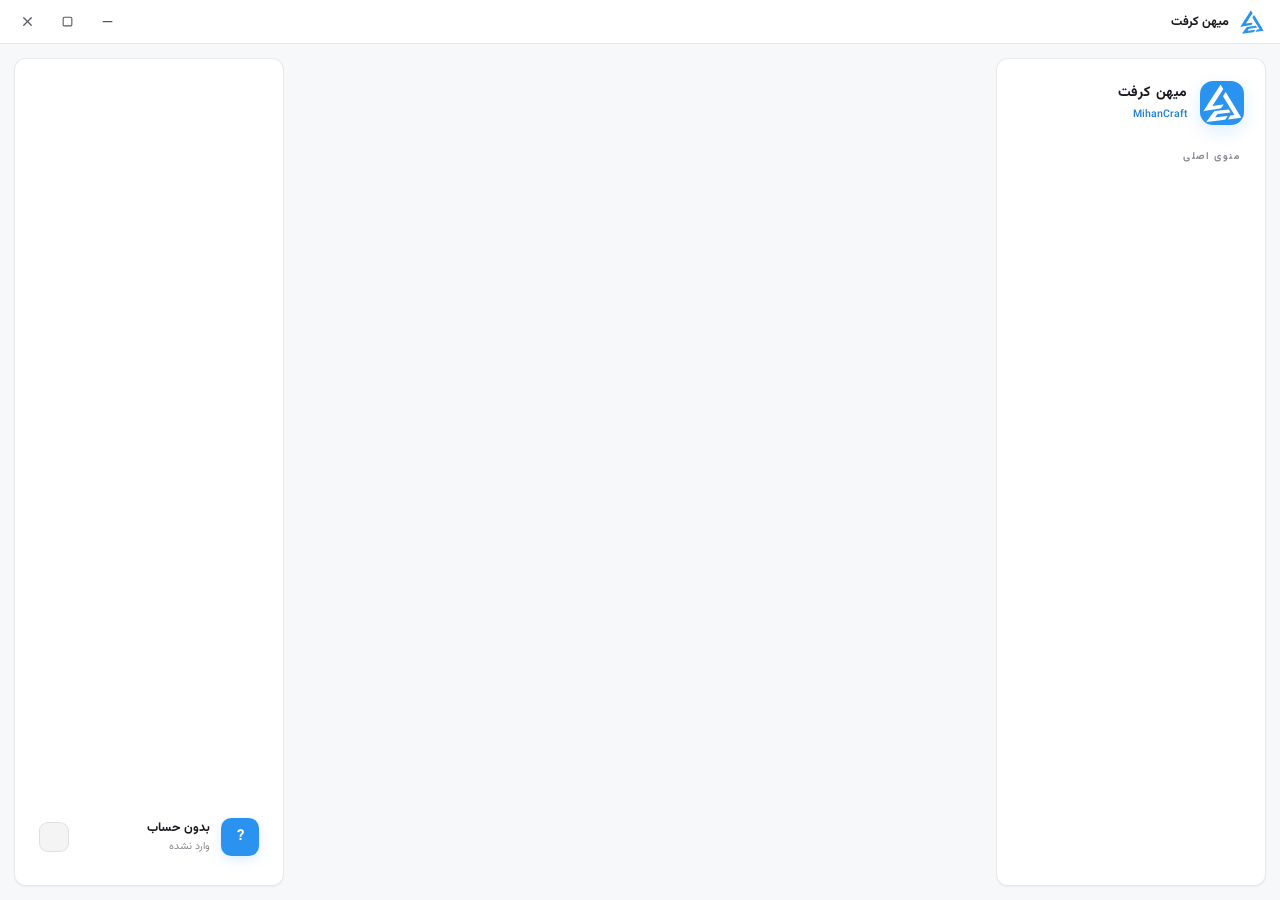
<file: index.html>
<!DOCTYPE html>
<html lang="fa" dir="rtl">
<head>
  <meta charset="UTF-8" />
  <meta name="viewport" content="width=device-width, initial-scale=1.0, viewport-fit=cover" />
  <meta http-equiv="Cache-Control" content="no-store, no-cache, must-revalidate" />
  <meta name="theme-color" content="#f7f8fa" />
  <meta name="color-scheme" content="light dark" />
  <title>میهن کرفت</title>
  <script src="tauri-shim.js?v=3"></script>
  <!-- mihan-download.js MUST load before the polyfill: it owns the native HTTP/download
       bridge (window.__mihanHttp / __mihanDownloadProgress) and the whole Iran-CDN
       staging engine that the polyfill's install_* commands delegate to. -->
  <script src="mihan-download.js?v=2"></script>
  <script src="mihan-polyfill.js?v=25"></script>
  <script src="avatars-embed.js?v=1"></script>
  <link rel="stylesheet" href="vendor/cm/codemirror.min.css" />
  <link rel="stylesheet" href="vendor/cm/theme-material-darker.css" />
  <link rel="stylesheet" href="vendor/cm/addon/dialog.css" />
  <link rel="stylesheet" href="styles.css?v=120" />
  <!-- پوسته‌ی مسنجرِ دسکتاپ؛ قبل از mobile.css می‌آید تا تنظیم‌های موبایل رویش بنشیند. -->
  <link rel="stylesheet" href="social-rebuild.css?v=1" />
  <link rel="stylesheet" href="mobile.css?v=41" />
  <script>
    // Early perf-mode: detect Android BEFORE first paint to prevent
    // the initial render from being a 5-FPS slideshow.
    (function(){
      var ua = (navigator.userAgent||"").toLowerCase();
      var touch = (navigator.maxTouchPoints||0) > 0 && window.matchMedia("(pointer:coarse)").matches;
      if (touch || /android|iphone|ipad|ipod|mobile/.test(ua)) {
        document.documentElement.classList.add("perf-mode");
        document.documentElement.classList.add("mobile-ui");
        window.__perfMode = true;
      }
    })();
  </script>
</head>
<body>
  <!-- custom title bar -->
  <header class="titlebar" data-tauri-drag-region role="banner" aria-label="نوار برنامه">
    <div class="tb-left" data-tauri-drag-region>
      <button class="tb-btn tb-menu-btn" id="navToggle" type="button" title="باز کردن منو" aria-label="باز کردن منوی کامل" aria-expanded="false" aria-controls="nav">
        <svg viewBox="0 0 24 24" width="16" height="16" fill="none" stroke="currentColor" stroke-width="2" stroke-linecap="round"><path d="M4 6h16"/><path d="M4 12h16"/><path d="M4 18h16"/></svg>
      </button>
      <div class="tb-logo">
        <svg viewBox="342 309 644 642" width="16" height="16" fill="currentColor" aria-hidden="true"><path d="M0,0 L5,5 L16,22 L28,41 L42,63 L47,71 L46,75 L35,93 L20,116 L5,139 L-11,164 L-28,190 L-44,215 L-59,238 L-70,255 L-83,275 L-97,297 L-108,314 L-122,336 L-132,352 L-130,354 L-29,339 L46,328 L52,328 L53,330 L43,346 L28,369 L12,393 L-38,401 L-108,412 L-196,427 L-250,436 L-280,441 L-280,438 L-269,420 L-258,403 L-246,384 L-232,362 L-218,340 L-207,323 L-196,306 L-182,284 L-169,264 L-153,239 L-137,214 L-121,189 L-110,172 L-94,147 L-78,122 L-67,105 L-56,88 L-42,66 L-30,47 L-16,25 L-4,6 Z" transform="translate(632,319)"/><path d="M0,0 L5,5 L18,27 L31,48 L48,76 L61,97 L70,112 L79,127 L96,155 L115,187 L126,205 L145,237 L162,265 L172,282 L189,310 L202,332 L216,355 L233,383 L248,408 L257,423 L256,426 L69,452 L46,455 L41,455 L41,452 L55,428 L72,400 L78,391 L145,383 L146,380 L132,357 L116,331 L103,310 L87,284 L70,256 L55,232 L43,212 L29,189 L16,168 L-1,140 L-14,119 L-30,93 L-44,70 L-43,66 L-31,47 L-15,22 L-1,1 Z" transform="translate(719,442)"/><path d="M0,0 L5,0 L19,22 L34,47 L33,50 L3,54 L-141,72 L-181,77 L-195,95 L-204,107 L-217,124 L-222,131 L-221,133 L-207,132 L-50,112 L-25,109 L-17,109 L-16,112 L-31,138 L-44,160 L-50,169 L-60,171 L-226,192 L-325,205 L-362,210 L-369,210 L-370,208 L-361,196 L-345,175 L-336,163 L-320,142 L-306,123 L-290,102 L-275,82 L-261,64 L-249,48 L-239,35 L-235,30 L-154,19 L-34,4 Z" transform="translate(765,731)"/></svg>
      </div>
      <span class="tb-title">میهن کرفت</span>
    </div>
    <div class="tb-install" id="tbInstall" style="display:none" data-tauri-drag-region>
      <div class="tbi-top">
        <span class="tbi-label" id="tbInstallLabel"></span>
        <span class="tbi-pct" id="tbInstallPct"></span>
        <button class="tbi-cancel" id="tbInstallCancel" title="لغو">
          <svg viewBox="0 0 24 24" width="12" height="12" fill="none" stroke="currentColor" stroke-width="2.4" stroke-linecap="round"><path d="M18 6 6 18"/><path d="m6 6 12 12"/></svg>
        </button>
      </div>
      <div class="tbi-bar"><div id="tbInstallBar"></div></div>
    </div>
    <!-- مینی‌پلیرِ رادیو — updateRadioMini() پُرش می‌کند و تا وقتی ایستگاهی پخش نشود پنهان است. -->
    <div id="tbRadio" data-tauri-drag-region></div>
    <div class="tb-controls">
      <button class="tb-btn" id="winTheme" title="حالت تیره"></button>
      <button class="tb-btn" id="winMin" title="کوچک">
        <svg viewBox="0 0 24 24" width="15" height="15" fill="none" stroke="currentColor" stroke-width="2" stroke-linecap="round"><path d="M5 12h14"/></svg>
      </button>
      <button class="tb-btn" id="winMax" title="بزرگ">
        <svg viewBox="0 0 24 24" width="13" height="13" fill="none" stroke="currentColor" stroke-width="2" stroke-linecap="round" stroke-linejoin="round"><rect x="4" y="4" width="16" height="16" rx="2"/></svg>
      </button>
      <button class="tb-btn tb-close" id="winClose" title="بستن">
        <svg viewBox="0 0 24 24" width="15" height="15" fill="none" stroke="currentColor" stroke-width="2" stroke-linecap="round"><path d="M18 6 6 18"/><path d="m6 6 12 12"/></svg>
      </button>
    </div>
  </header>

  <div class="layout">
    <!-- sidebar -->
    <aside class="sidebar glass" id="sidebar" aria-label="منوی کامل">
      <div class="brand">
        <div class="brand-icon">
          <svg viewBox="342 309 644 642" width="26" height="26" fill="currentColor" aria-hidden="true"><path d="M0,0 L5,5 L16,22 L28,41 L42,63 L47,71 L46,75 L35,93 L20,116 L5,139 L-11,164 L-28,190 L-44,215 L-59,238 L-70,255 L-83,275 L-97,297 L-108,314 L-122,336 L-132,352 L-130,354 L-29,339 L46,328 L52,328 L53,330 L43,346 L28,369 L12,393 L-38,401 L-108,412 L-196,427 L-250,436 L-280,441 L-280,438 L-269,420 L-258,403 L-246,384 L-232,362 L-218,340 L-207,323 L-196,306 L-182,284 L-169,264 L-153,239 L-137,214 L-121,189 L-110,172 L-94,147 L-78,122 L-67,105 L-56,88 L-42,66 L-30,47 L-16,25 L-4,6 Z" transform="translate(632,319)"/><path d="M0,0 L5,5 L18,27 L31,48 L48,76 L61,97 L70,112 L79,127 L96,155 L115,187 L126,205 L145,237 L162,265 L172,282 L189,310 L202,332 L216,355 L233,383 L248,408 L257,423 L256,426 L69,452 L46,455 L41,455 L41,452 L55,428 L72,400 L78,391 L145,383 L146,380 L132,357 L116,331 L103,310 L87,284 L70,256 L55,232 L43,212 L29,189 L16,168 L-1,140 L-14,119 L-30,93 L-44,70 L-43,66 L-31,47 L-15,22 L-1,1 Z" transform="translate(719,442)"/><path d="M0,0 L5,0 L19,22 L34,47 L33,50 L3,54 L-141,72 L-181,77 L-195,95 L-204,107 L-217,124 L-222,131 L-221,133 L-207,132 L-50,112 L-25,109 L-17,109 L-16,112 L-31,138 L-44,160 L-50,169 L-60,171 L-226,192 L-325,205 L-362,210 L-369,210 L-370,208 L-361,196 L-345,175 L-336,163 L-320,142 L-306,123 L-290,102 L-275,82 L-261,64 L-249,48 L-239,35 L-235,30 L-154,19 L-34,4 Z" transform="translate(765,731)"/></svg>
        </div>
        <div class="brand-text">
          <div class="brand-name">میهن کرفت</div>
          <div class="brand-sub">MihanCraft</div>
        </div>
        <button class="mobile-drawer-close" id="mobileDrawerClose" type="button" aria-label="بستن منو">
          <svg viewBox="0 0 24 24" width="21" height="21" fill="none" stroke="currentColor" stroke-width="2" stroke-linecap="round"><path d="M18 6 6 18"/><path d="m6 6 12 12"/></svg>
        </button>
      </div>

      <div class="nav-label">منوی اصلی</div>
      <nav id="nav" aria-label="همه بخش‌ها"></nav>
    </aside>

    <!-- main -->
    <main class="main">
      <div class="topbar" role="banner">
        <div class="mobile-top-leading">
          <button class="mobile-icon-btn" id="mobileNavToggle" type="button" aria-label="باز کردن منوی کامل" aria-expanded="false" aria-controls="sidebar">
            <svg viewBox="0 0 24 24" width="22" height="22" fill="none" stroke="currentColor" stroke-width="2" stroke-linecap="round"><path d="M4 6h16"/><path d="M4 12h16"/><path d="M4 18h16"/></svg>
          </button>
          <h1 class="page-title" id="pageTitle">خانه</h1>
        </div>
        <div class="mobile-top-actions">
          <button class="mobile-icon-btn download-center-trigger" id="mobileDownloadBtn" type="button" aria-label="دانلودها" aria-haspopup="dialog">
            <svg viewBox="0 0 24 24" width="21" height="21" fill="none" stroke="currentColor" stroke-width="2" stroke-linecap="round" stroke-linejoin="round"><path d="M12 3v12"/><path d="m7 10 5 5 5-5"/><path d="M5 21h14"/></svg>
            <span class="mobile-download-badge" id="mobileDownloadBadge" hidden>0</span>
          </button>
          <button class="mobile-account-btn" id="mobileAccountBtn" type="button" aria-label="حساب کاربری">
            <span id="mobileAccountAvatar">؟</span>
          </button>
        </div>
      </div>
      <div id="adGlobalHeader" class="ad-mount ad-mount-header"></div>
      <!-- نوارِ اشتراکِ طلایی: بیرونِ page-area می‌نشیند تا با هر ناوبری بازساخته نشود
           و در همه‌ی صفحه‌ها یکی باشد. بستنش دائمی است (localStorage).
           بدونِ این markup، syncGoldBanner() بی‌صدا return می‌کرد. -->
      <div class="gold-banner" id="goldBanner" hidden>
        <span class="gold-banner-ico" id="goldBannerIco"></span>
        <span class="gold-banner-text">اشتراک طلایی میهن‌کرفت زندگی را زیباتر می‌کند</span>
        <button class="btn btn-sm gold-banner-cta" id="goldBannerCta" type="button">دیدن قابلیت‌ها</button>
        <button class="gold-banner-close" id="goldBannerClose" type="button"
                title="دیگر نشان نده" aria-label="بستن نوار اشتراک طلایی">×</button>
      </div>
      <section class="page-area" id="pageArea"></section>
    </main>

    <!-- left sidebar: ad header + voice controls + friends + launcher account -->
    <aside class="sidebar left-sidebar glass" id="leftSidebar">
      <div id="leftSideBody" class="left-side-body"></div>
      <div class="sidebar-foot">
        <div class="account-card glass-2" id="accountCard">
          <div class="acc-avatar" id="accAvatar">?</div>
          <div class="acc-info">
            <div class="acc-name" id="accName">بدون حساب</div>
            <div class="acc-type" id="accType">وارد نشده</div>
          </div>
          <button class="acc-edit" id="accEdit" title="حساب لانچر (ورود / ثبت‌نام / آواتار)"></button>
        </div>
      </div>
    </aside>
  </div>

  <nav id="bottomNav" class="bottom-nav" aria-label="ناوبری اصلی"></nav>

  <!-- scrim behind the off-canvas sidebar drawer (small windows) -->
  <div id="navScrim" class="nav-scrim"></div>

  <!-- toast + modal mount -->
  <div id="toast" class="toast" role="status" aria-live="polite" aria-atomic="true"></div>
  <div id="a11yLive" class="sr-only" role="status" aria-live="polite" aria-atomic="true"></div>
  <div id="modalRoot"></div>

  <script type="module" src="app.js?v=173"></script>
</body>
</html>
</file>
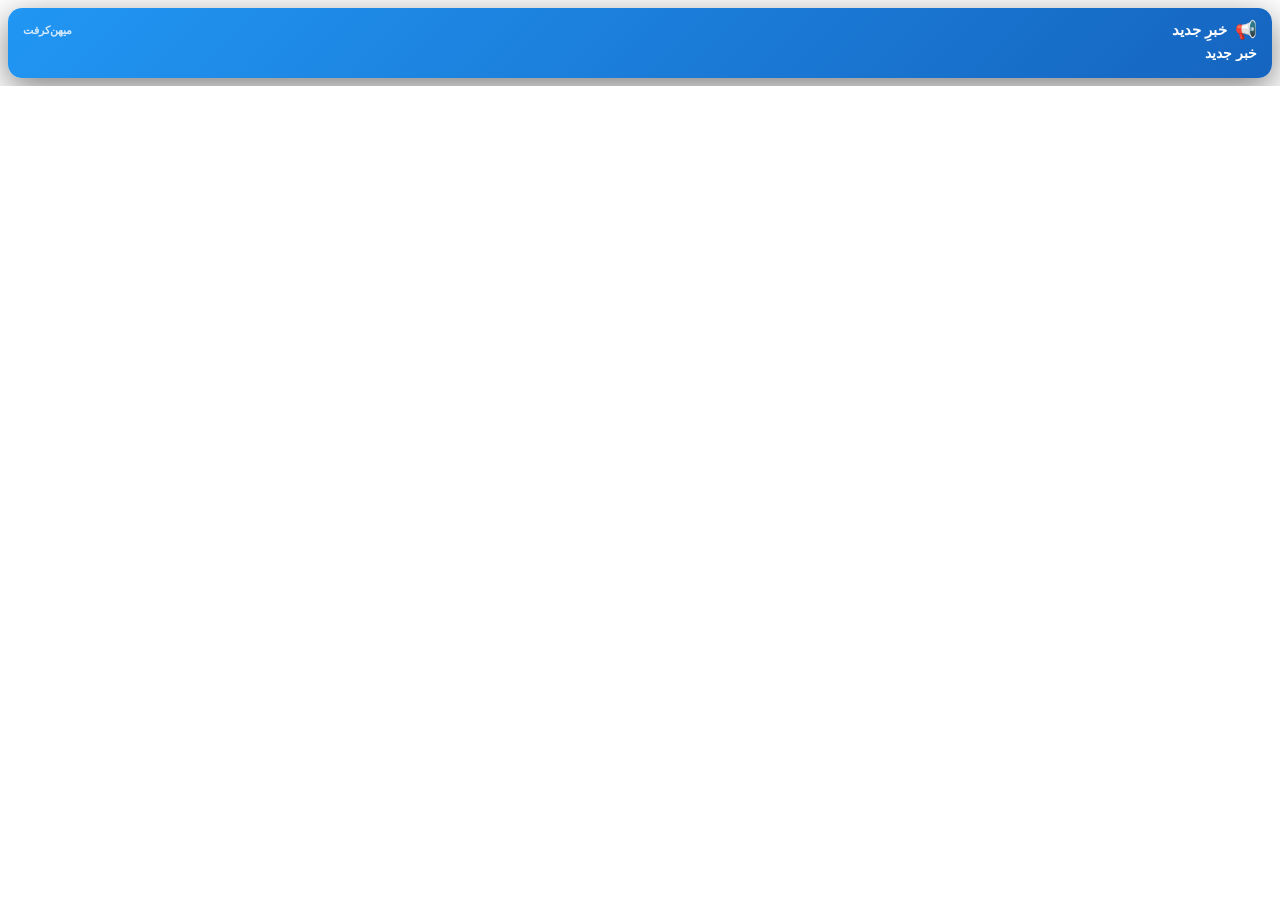
<file: news-popup.html>
<!doctype html>
<html lang="fa" dir="rtl">
<head>
<meta charset="utf-8" />
<meta name="viewport" content="width=device-width, initial-scale=1" />
<style>
  html, body { margin: 0; padding: 0; background: transparent; overflow: hidden;
    font-family: "Vazirmatn", Tahoma, "Segoe UI", sans-serif; user-select: none; }
  .card {
    margin: 8px; padding: 13px 15px; border-radius: 14px; color: #fff;
    background: linear-gradient(135deg, #2196f3 0%, #1565c0 100%);
    box-shadow: 0 10px 34px rgba(0,0,0,.5);
    animation: slidein .28s cubic-bezier(.2,.8,.2,1);
  }
  @keyframes slidein { from { transform: translateY(26px); opacity: 0; } to { transform: none; opacity: 1; } }
  .hd { display: flex; align-items: center; gap: 8px; font-weight: 700; font-size: 14.5px; margin-bottom: 6px; }
  .em { font-size: 18px; line-height: 1; }
  .brand { margin-inline-start: auto; font-size: 11px; opacity: .8; font-weight: 600; }
  .ttl { font-weight: 700; font-size: 14px; margin-bottom: 4px; white-space: nowrap; overflow: hidden; text-overflow: ellipsis; }
  .bd { font-size: 12.5px; opacity: .96; line-height: 1.55;
    display: -webkit-box; -webkit-line-clamp: 3; -webkit-box-orient: vertical; overflow: hidden; }
</style>
</head>
<body>
  <div class="card" id="card">
    <div class="hd"><span class="em" id="em">📢</span><span id="hdText">اعلان</span><span class="brand">میهن‌کرفت</span></div>
    <div class="ttl" id="ttl"></div>
    <div class="bd" id="bd"></div>
  </div>
  <script>
    var n = (window.__POP__ || window.__NEWS__ || {});
    // ظاهرِ هر نوعِ اعلان: ایموجی + متنِ سرصفحه + گرادیانِ رنگ
    var KINDS = {
      news: { em: "📢", hd: "خبرِ جدید", g: "linear-gradient(135deg,#2196f3 0%,#1565c0 100%)" },
      dm:   { em: "💬", hd: "پیامِ جدید", g: "linear-gradient(135deg,#2196f3 0%,#1565c0 100%)" },
      call: { em: "📞", hd: "تماسِ صوتی", g: "linear-gradient(135deg,#22c55e 0%,#15803d 100%)" },
      friend: { em: "👋", hd: "درخواستِ دوستی", g: "linear-gradient(135deg,#f59e0b 0%,#b45309 100%)" }
    };
    var meta = KINDS[n.kind] || KINDS.news;
    document.getElementById("em").textContent = meta.em;
    document.getElementById("hdText").textContent = meta.hd;
    document.getElementById("card").style.background = meta.g;
    document.getElementById("ttl").textContent = n.t || meta.hd;
    document.getElementById("bd").textContent = n.b || "";
    // صدای دینگ (بدونِ فایل — با Web Audio ساخته می‌شود): دو نتِ کوتاهِ دلنشین مثلِ تلگرام.
    if (n.ding) {
      try {
        var ctx = new (window.AudioContext || window.webkitAudioContext)();
        function beep(freq, start, dur) {
          var o = ctx.createOscillator(), g = ctx.createGain();
          o.type = "sine"; o.frequency.value = freq;
          o.connect(g); g.connect(ctx.destination);
          var t0 = ctx.currentTime + start;
          g.gain.setValueAtTime(0.0001, t0);
          g.gain.exponentialRampToValueAtTime(0.28, t0 + 0.02);
          g.gain.exponentialRampToValueAtTime(0.0001, t0 + dur);
          o.start(t0); o.stop(t0 + dur + 0.02);
        }
        beep(880, 0, 0.13);     // نتِ اول
        beep(1245, 0.11, 0.18); // نتِ دوم (بالاتر)
      } catch (e) {}
    }
  </script>
</body>
</html>
</file>
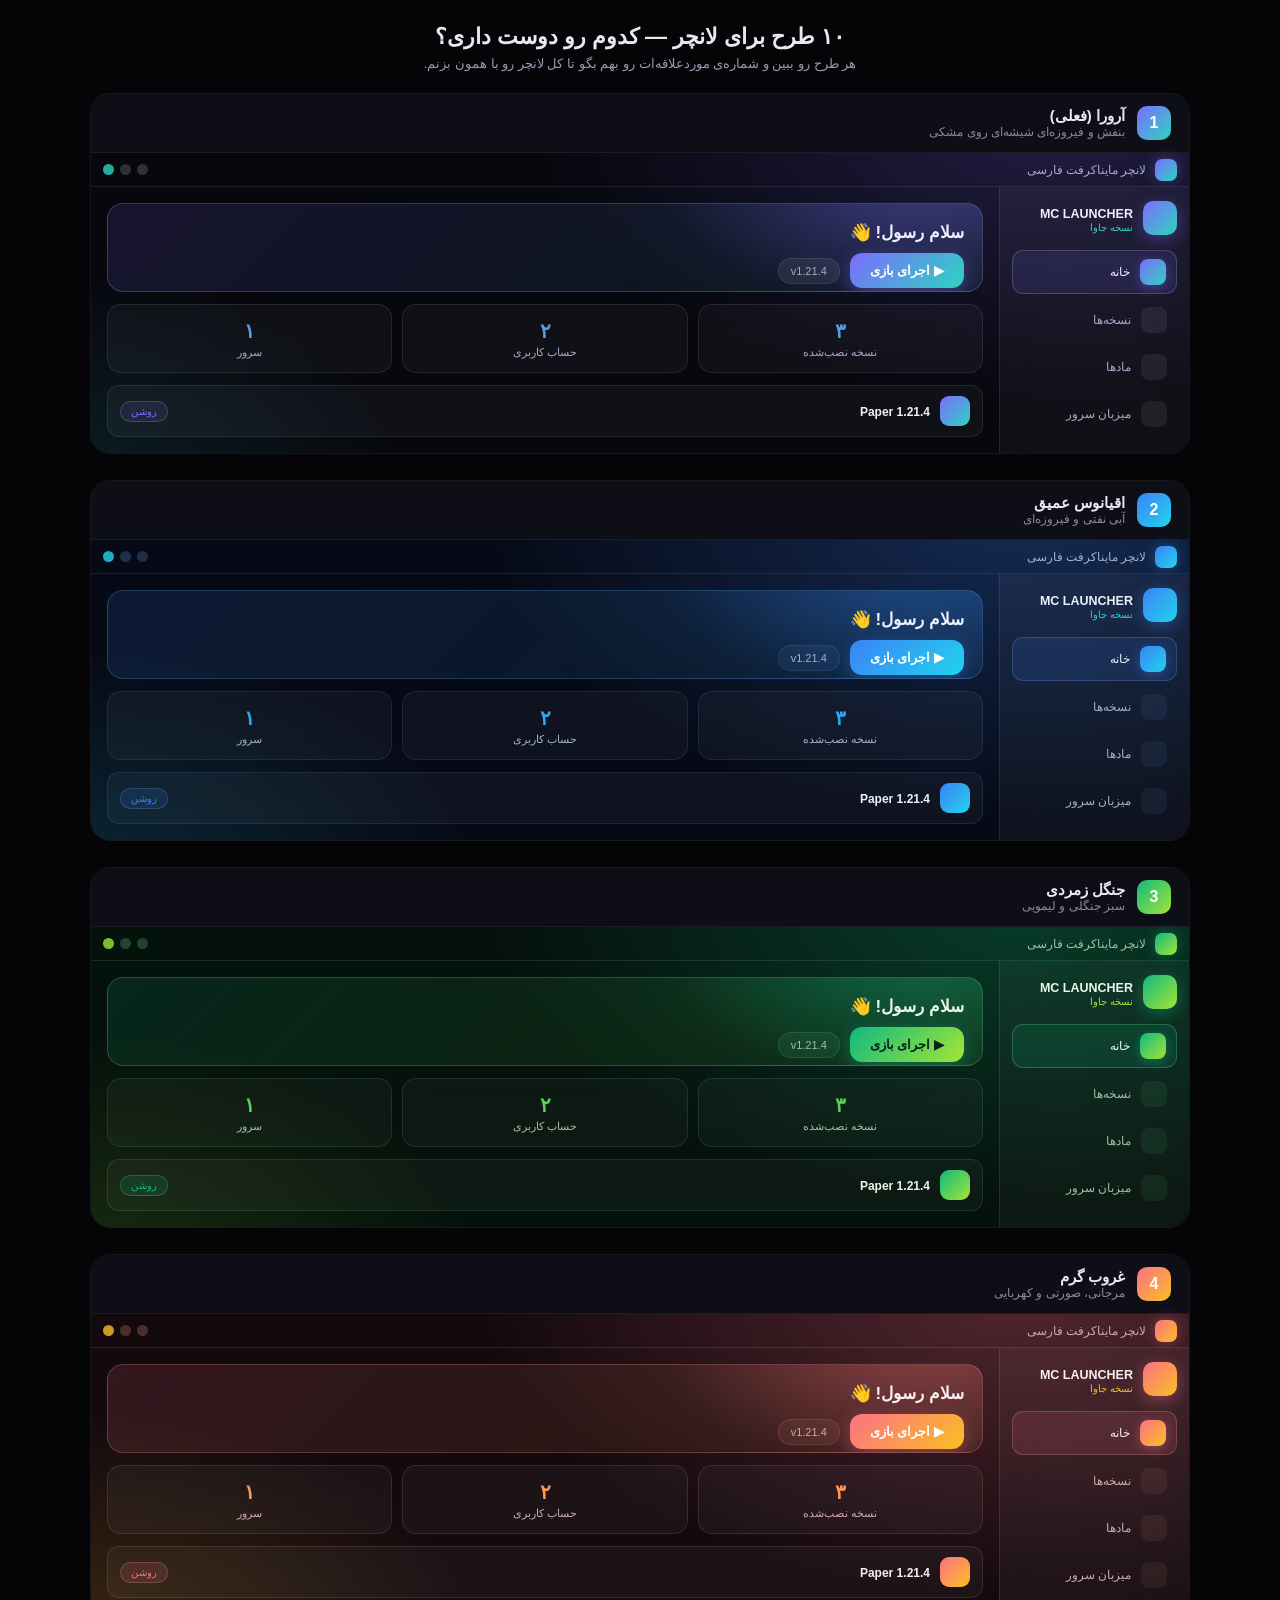
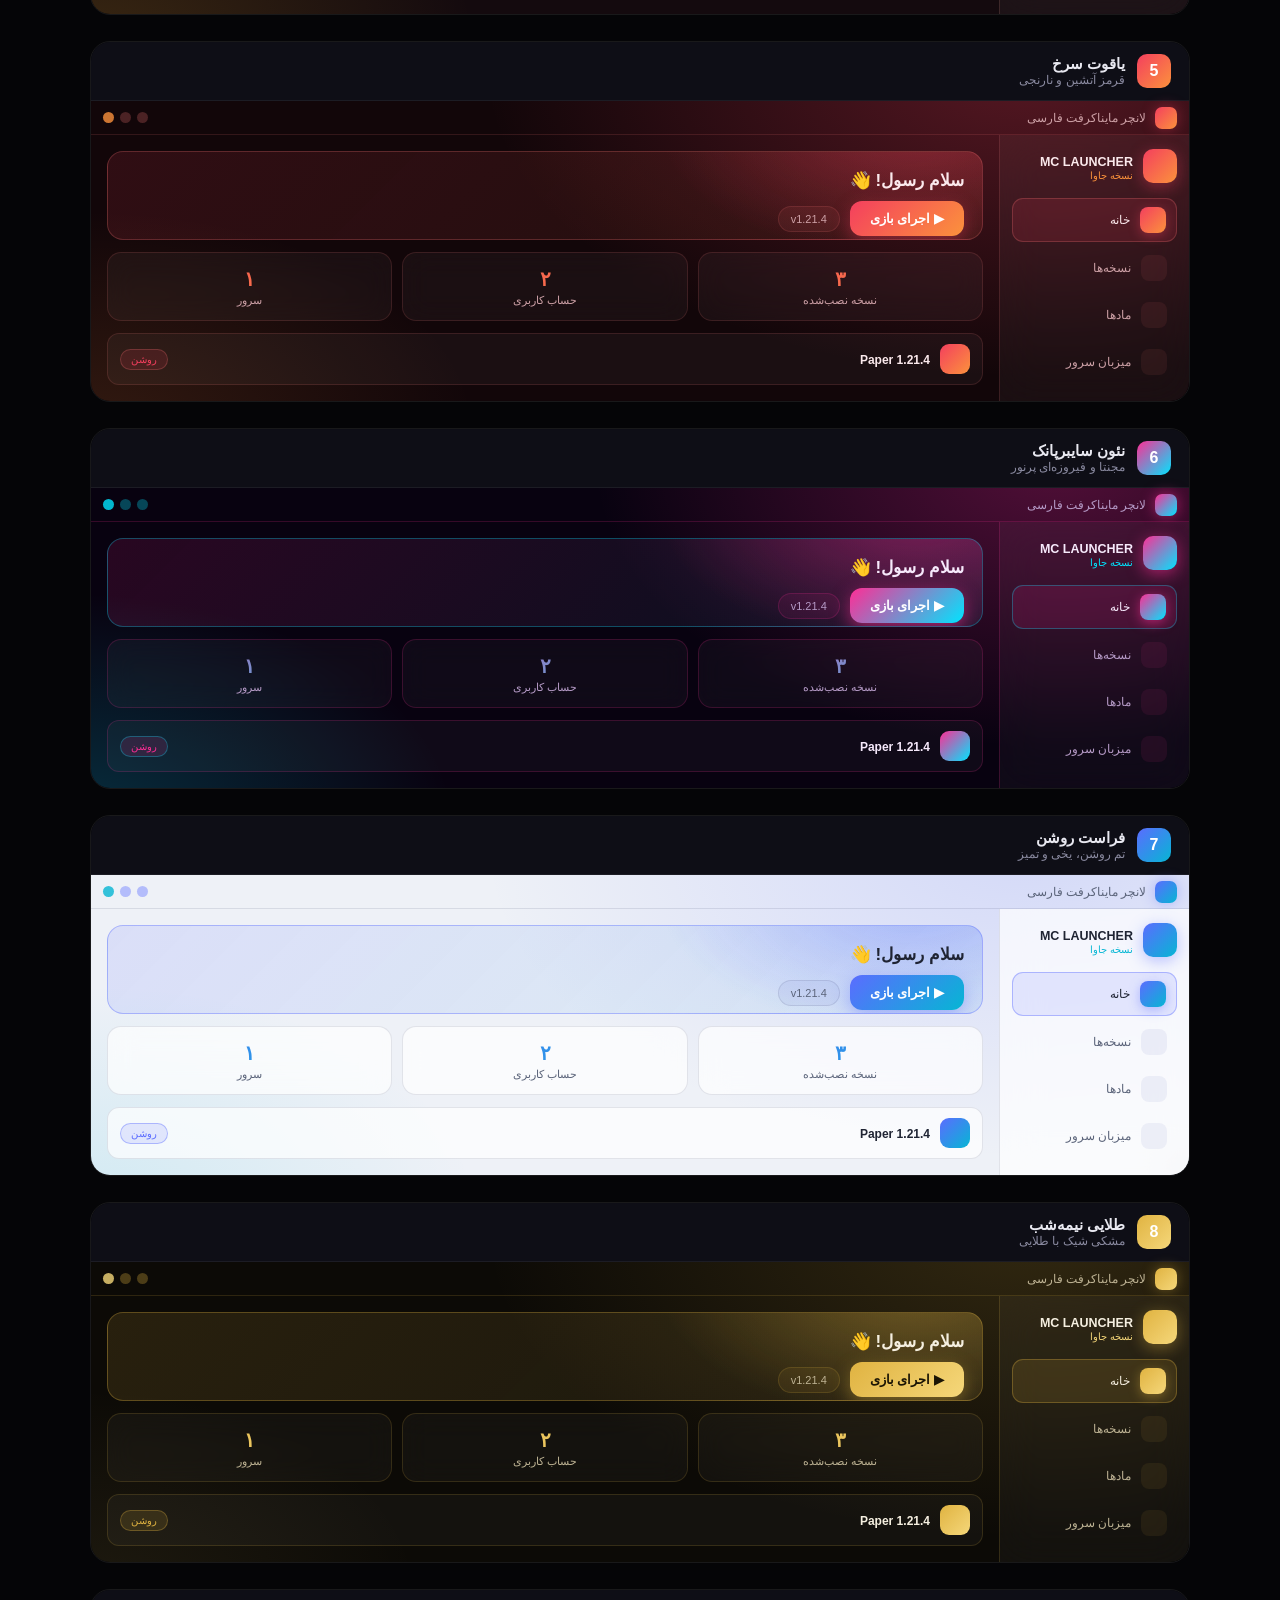
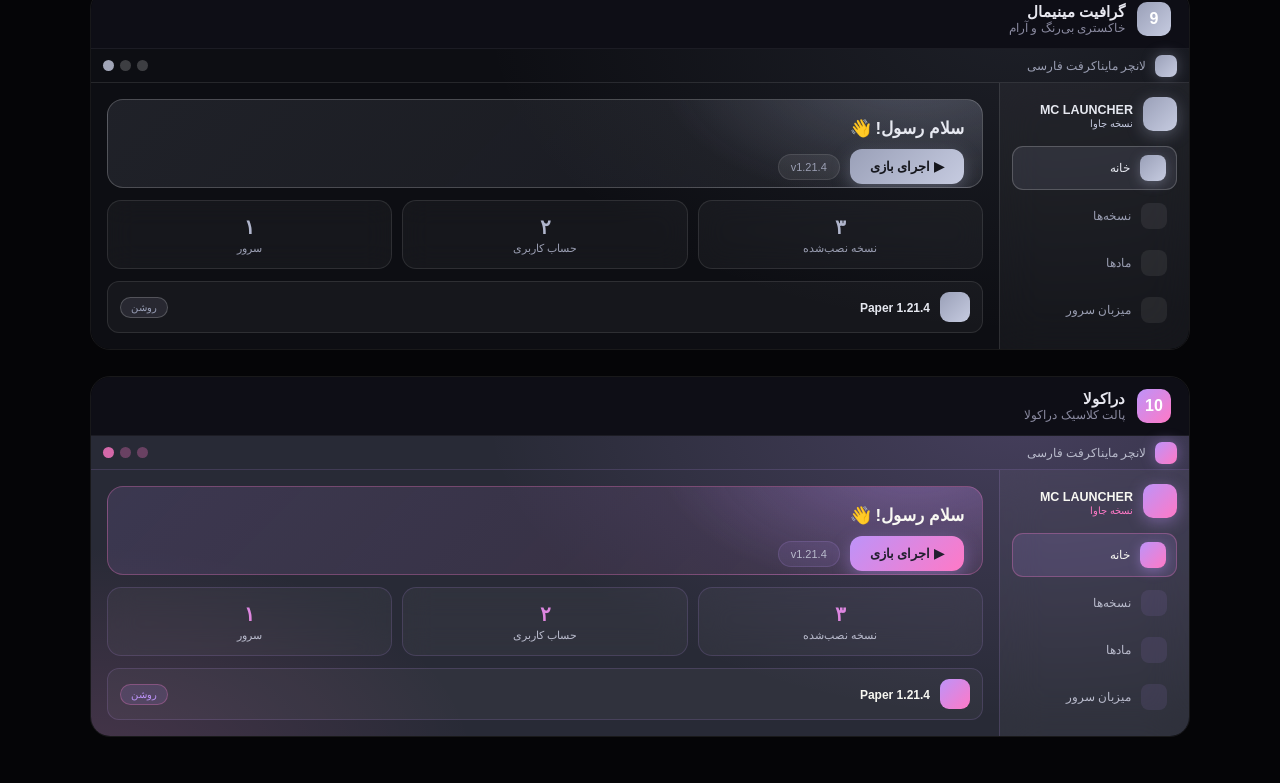
<file: themes-gallery.html>
<!DOCTYPE html>
<html lang="fa" dir="rtl">
<head>
<meta charset="UTF-8" />
<meta name="viewport" content="width=device-width, initial-scale=1.0" />
<title>گالری طرح‌ها</title>
<style>
  * { box-sizing: border-box; margin: 0; padding: 0; }
  body { font-family: "Vazirmatn", "Segoe UI", Tahoma, sans-serif; background: #050507; color: #e8e8f0; padding: 24px; }
  .page-head { text-align: center; margin-bottom: 8px; }
  .page-head h1 { font-size: 22px; }
  .page-head p { color: #9a9ab0; font-size: 13px; margin-top: 6px; }
  .gallery { display: flex; flex-direction: column; gap: 26px; max-width: 1100px; margin: 22px auto; }

  .theme-block { border-radius: 20px; overflow: hidden; border: 1px solid rgba(255,255,255,0.08); }
  .theme-label { display: flex; align-items: center; gap: 12px; padding: 12px 18px; background: #0e0e16; border-bottom: 1px solid rgba(255,255,255,0.06); }
  .theme-num { width: 34px; height: 34px; border-radius: 10px; display: grid; place-items: center; font-weight: 800; font-size: 16px; color: #fff; }
  .theme-name { font-weight: 700; font-size: 15px; }
  .theme-desc { color: #8a8aa0; font-size: 12px; }

  /* ── mockup (uses CSS vars set per theme) ── */
  .mock { display: flex; height: 300px; background: var(--bg); color: var(--text); position: relative; }
  .mock .tb { position: absolute; top: 0; left: 0; right: 0; height: 34px; display: flex; align-items: center; justify-content: space-between; padding: 0 12px; border-bottom: 1px solid var(--brd); }
  .mock .tb-l { display: flex; align-items: center; gap: 9px; }
  .mock .logo { width: 22px; height: 22px; border-radius: 7px; background: var(--grad); box-shadow: 0 0 14px var(--glow); }
  .mock .tb-title { font-size: 11.5px; color: var(--text2); }
  .mock .dots { display: flex; gap: 6px; }
  .mock .dot { width: 11px; height: 11px; border-radius: 50%; background: var(--brd2); }
  .mock .dot.r { background: var(--accent2); opacity: .8; }

  .mock .side { width: 190px; margin-top: 34px; padding: 14px 12px; background: var(--glass); backdrop-filter: blur(20px); border-left: 1px solid var(--brd); display: flex; flex-direction: column; gap: 5px; }
  .mock .brand { display: flex; align-items: center; gap: 10px; margin-bottom: 10px; }
  .mock .brand .bi { width: 34px; height: 34px; border-radius: 10px; background: var(--grad); box-shadow: 0 4px 16px var(--glow); }
  .mock .brand b { font-size: 12.5px; }
  .mock .brand span { display: block; font-size: 10px; color: var(--accent2); }
  .mock .nav { display: flex; align-items: center; gap: 10px; padding: 8px 10px; border-radius: 11px; font-size: 12px; color: var(--text2); }
  .mock .nav .ic { width: 26px; height: 26px; border-radius: 8px; background: var(--glass2); }
  .mock .nav.on { background: var(--soft); color: var(--text); border: 1px solid var(--brd2); }
  .mock .nav.on .ic { background: var(--grad); box-shadow: 0 3px 12px var(--glow); }

  .mock .main { flex: 1; margin-top: 34px; padding: 16px; display: flex; flex-direction: column; gap: 12px; min-width: 0; }
  .mock .hero { border-radius: 16px; padding: 18px; border: 1px solid var(--brd2); background: var(--hero); position: relative; overflow: hidden; }
  .mock .hero h2 { font-size: 17px; margin-bottom: 10px; }
  .mock .play { display: inline-flex; align-items: center; gap: 8px; padding: 10px 20px; border-radius: 12px; background: var(--grad); color: var(--btnfg); font-weight: 700; font-size: 13px; box-shadow: 0 6px 18px var(--glow); border: none; }
  .mock .chip { display: inline-block; margin-right: 10px; font-size: 11px; padding: 6px 12px; border-radius: 20px; background: var(--glass2); border: 1px solid var(--brd); color: var(--text2); }
  .mock .cards { display: grid; grid-template-columns: 1fr 1fr 1fr; gap: 10px; }
  .mock .card { background: var(--glass); border: 1px solid var(--brd); border-radius: 14px; padding: 14px; text-align: center; backdrop-filter: blur(14px); }
  .mock .card .num { font-size: 20px; font-weight: 800; background: var(--grad); -webkit-background-clip: text; background-clip: text; -webkit-text-fill-color: transparent; }
  .mock .card .lbl { font-size: 10.5px; color: var(--text2); margin-top: 3px; }
  .mock .li { display: flex; align-items: center; gap: 10px; background: var(--glass); border: 1px solid var(--brd); border-radius: 12px; padding: 10px 12px; }
  .mock .li .av { width: 30px; height: 30px; border-radius: 9px; background: var(--grad); }
  .mock .li .tag { margin-right: auto; font-size: 10px; padding: 4px 10px; border-radius: 20px; background: var(--soft); color: var(--accent); border: 1px solid var(--brd2); }
</style>
</head>
<body>
  <div class="page-head">
    <h1>۱۰ طرح برای لانچر — کدوم رو دوست داری؟</h1>
    <p>هر طرح رو ببین و شماره‌ی موردعلاقه‌ات رو بهم بگو تا کل لانچر رو با همون بزنم.</p>
  </div>
  <div class="gallery" id="gallery"></div>
<script>
const THEMES = [
  { name: "آرورا (فعلی)", desc: "بنفش و فیروزه‌ای شیشه‌ای روی مشکی", v: { accent:"#7c6cff", accent2:"#2dd4bf", text:"#f0eefc", text2:"#aaa8c8", glass:"rgba(255,255,255,.04)", glass2:"rgba(255,255,255,.07)", brd:"rgba(255,255,255,.09)", brd2:"rgba(255,255,255,.16)", bg:"radial-gradient(900px 500px at 88% -12%, rgba(124,108,255,.22), transparent 58%), radial-gradient(700px 400px at -5% 110%, rgba(45,212,191,.12), transparent 55%), #07070e", btnfg:"#fff" } },
  { name: "اقیانوس عمیق", desc: "آبی نفتی و فیروزه‌ای", v: { accent:"#3b82f6", accent2:"#22d3ee", text:"#e8f0fb", text2:"#9fb2cc", glass:"rgba(255,255,255,.04)", glass2:"rgba(120,180,255,.08)", brd:"rgba(120,180,255,.12)", brd2:"rgba(120,180,255,.22)", bg:"radial-gradient(900px 520px at 85% -10%, rgba(59,130,246,.28), transparent 60%), radial-gradient(700px 400px at 0% 110%, rgba(34,211,238,.14), transparent 55%), #060a16", btnfg:"#fff" } },
  { name: "جنگل زمردی", desc: "سبز جنگلی و لیمویی", v: { accent:"#10b981", accent2:"#a3e635", text:"#e9f6ec", text2:"#9fc0a8", glass:"rgba(255,255,255,.035)", glass2:"rgba(120,255,180,.07)", brd:"rgba(120,255,180,.12)", brd2:"rgba(120,255,180,.22)", bg:"radial-gradient(900px 520px at 85% -10%, rgba(16,185,129,.26), transparent 60%), radial-gradient(700px 400px at 0% 110%, rgba(163,230,53,.12), transparent 55%), #05110b", btnfg:"#03241a" } },
  { name: "غروب گرم", desc: "مرجانی، صورتی و کهربایی", v: { accent:"#fb7185", accent2:"#fbbf24", text:"#fbeef0", text2:"#cfa9ad", glass:"rgba(255,255,255,.04)", glass2:"rgba(255,160,150,.08)", brd:"rgba(255,160,150,.14)", brd2:"rgba(255,160,150,.24)", bg:"radial-gradient(900px 520px at 85% -10%, rgba(251,113,133,.28), transparent 60%), radial-gradient(700px 420px at 0% 110%, rgba(251,191,36,.16), transparent 55%), #140a0e", btnfg:"#fff" } },
  { name: "یاقوت سرخ", desc: "قرمز آتشین و نارنجی", v: { accent:"#f43f5e", accent2:"#fb923c", text:"#fbe9ec", text2:"#cda0a6", glass:"rgba(255,255,255,.04)", glass2:"rgba(255,120,120,.08)", brd:"rgba(255,120,120,.14)", brd2:"rgba(255,120,120,.24)", bg:"radial-gradient(900px 520px at 85% -12%, rgba(244,63,94,.3), transparent 60%), radial-gradient(700px 400px at 0% 110%, rgba(251,146,60,.14), transparent 55%), #120609", btnfg:"#fff" } },
  { name: "نئون سایبرپانک", desc: "مجنتا و فیروزه‌ای پرنور", v: { accent:"#ff2d95", accent2:"#00e5ff", text:"#f6e9fb", text2:"#b59ac6", glass:"rgba(255,255,255,.035)", glass2:"rgba(255,45,149,.08)", brd:"rgba(255,45,149,.18)", brd2:"rgba(0,229,255,.3)", bg:"radial-gradient(800px 500px at 88% -10%, rgba(255,45,149,.3), transparent 58%), radial-gradient(700px 420px at -2% 112%, rgba(0,229,255,.2), transparent 55%), #080210", btnfg:"#fff", glowx:"rgba(255,45,149,.55)" } },
  { name: "فراست روشن", desc: "تم روشن، یخی و تمیز", v: { accent:"#5b6cff", accent2:"#06b6d4", text:"#1f2433", text2:"#5b647a", glass:"rgba(255,255,255,.7)", glass2:"rgba(120,130,200,.1)", brd:"rgba(40,50,90,.12)", brd2:"rgba(91,108,255,.4)", bg:"radial-gradient(900px 520px at 85% -10%, rgba(91,108,255,.18), transparent 60%), radial-gradient(700px 400px at 0% 110%, rgba(6,182,212,.12), transparent 55%), #eef1f7", btnfg:"#fff" } },
  { name: "طلایی نیمه‌شب", desc: "مشکی شیک با طلایی", v: { accent:"#e0b341", accent2:"#f5d77a", text:"#f5efe0", text2:"#bdb293", glass:"rgba(255,255,255,.035)", glass2:"rgba(224,179,65,.08)", brd:"rgba(224,179,65,.16)", brd2:"rgba(224,179,65,.3)", bg:"radial-gradient(900px 520px at 85% -12%, rgba(224,179,65,.18), transparent 60%), radial-gradient(600px 380px at 0% 112%, rgba(245,215,122,.08), transparent 55%), #0c0a06", btnfg:"#1a1404" } },
  { name: "گرافیت مینیمال", desc: "خاکستری بی‌رنگ و آرام", v: { accent:"#9aa0b8", accent2:"#c6cbe0", text:"#e6e8f0", text2:"#9a9eb2", glass:"rgba(255,255,255,.04)", glass2:"rgba(255,255,255,.07)", brd:"rgba(255,255,255,.1)", brd2:"rgba(255,255,255,.2)", bg:"radial-gradient(900px 520px at 85% -10%, rgba(150,160,190,.12), transparent 60%), #0d0e13", btnfg:"#15161c" } },
  { name: "دراکولا", desc: "پالت کلاسیک دراکولا", v: { accent:"#bd93f9", accent2:"#ff79c6", text:"#f8f8f2", text2:"#b9bbcc", glass:"rgba(255,255,255,.04)", glass2:"rgba(189,147,249,.1)", brd:"rgba(189,147,249,.16)", brd2:"rgba(255,121,198,.3)", bg:"radial-gradient(900px 520px at 85% -10%, rgba(189,147,249,.2), transparent 60%), radial-gradient(700px 400px at 0% 110%, rgba(255,121,198,.14), transparent 55%), #282a36", btnfg:"#211f2e" } },
];

const g = document.getElementById("gallery");
THEMES.forEach((t, i) => {
  const v = t.v;
  const grad = `linear-gradient(135deg, ${v.accent}, ${v.accent2})`;
  const glow = v.glowx || (v.accent + "66");
  const soft = v.accent + "22";
  const hero = `radial-gradient(420px 220px at 92% -30%, ${v.accent}55, transparent 60%), linear-gradient(135deg, ${v.accent}22, ${v.accent2}11)`;
  const styleVars = `--bg:${v.bg};--text:${v.text};--text2:${v.text2};--accent:${v.accent};--accent2:${v.accent2};--glass:${v.glass};--glass2:${v.glass2};--brd:${v.brd};--brd2:${v.brd2};--grad:${grad};--glow:${glow};--soft:${soft};--hero:${hero};--btnfg:${v.btnfg}`;
  const block = document.createElement("div");
  block.className = "theme-block";
  block.innerHTML = `
    <div class="theme-label">
      <div class="theme-num" style="background:${grad}">${i + 1}</div>
      <div><div class="theme-name">${t.name}</div><div class="theme-desc">${t.desc}</div></div>
    </div>
    <div class="mock" style="${styleVars}">
      <div class="tb"><div class="tb-l"><div class="logo"></div><span class="tb-title">لانچر مایناکرفت فارسی</span></div><div class="dots"><span class="dot"></span><span class="dot"></span><span class="dot r"></span></div></div>
      <div class="side">
        <div class="brand"><div class="bi"></div><div><b>MC LAUNCHER</b><span>نسخه جاوا</span></div></div>
        <div class="nav on"><span class="ic"></span>خانه</div>
        <div class="nav"><span class="ic"></span>نسخه‌ها</div>
        <div class="nav"><span class="ic"></span>ماد‌ها</div>
        <div class="nav"><span class="ic"></span>میزبان سرور</div>
      </div>
      <div class="main">
        <div class="hero"><h2>سلام رسول! 👋</h2><button class="play">▶ اجرای بازی</button><span class="chip">v1.21.4</span></div>
        <div class="cards">
          <div class="card"><div class="num">۳</div><div class="lbl">نسخه نصب‌شده</div></div>
          <div class="card"><div class="num">۲</div><div class="lbl">حساب کاربری</div></div>
          <div class="card"><div class="num">۱</div><div class="lbl">سرور</div></div>
        </div>
        <div class="li"><span class="av"></span><div><b style="font-size:12px">Paper 1.21.4</b></div><span class="tag">روشن</span></div>
      </div>
    </div>`;
  g.appendChild(block);
});
</script>
</body>
</html>
</file>
<file: vendor/cm/theme-material-darker.css>
.cm-s-material-darker.CodeMirror{background-color:#212121;color:#eff}.cm-s-material-darker .CodeMirror-gutters{background:#212121;color:#545454;border:none}.cm-s-material-darker .CodeMirror-guttermarker,.cm-s-material-darker .CodeMirror-guttermarker-subtle,.cm-s-material-darker .CodeMirror-linenumber{color:#545454}.cm-s-material-darker .CodeMirror-cursor{border-left:1px solid #fc0}.cm-s-material-darker div.CodeMirror-selected{background:rgba(97,97,97,.2)}.cm-s-material-darker.CodeMirror-focused div.CodeMirror-selected{background:rgba(97,97,97,.2)}.cm-s-material-darker .CodeMirror-line::selection,.cm-s-material-darker .CodeMirror-line>span::selection,.cm-s-material-darker .CodeMirror-line>span>span::selection{background:rgba(128,203,196,.2)}.cm-s-material-darker .CodeMirror-line::-moz-selection,.cm-s-material-darker .CodeMirror-line>span::-moz-selection,.cm-s-material-darker .CodeMirror-line>span>span::-moz-selection{background:rgba(128,203,196,.2)}.cm-s-material-darker .CodeMirror-activeline-background{background:rgba(0,0,0,.5)}.cm-s-material-darker .cm-keyword{color:#c792ea}.cm-s-material-darker .cm-operator{color:#89ddff}.cm-s-material-darker .cm-variable-2{color:#eff}.cm-s-material-darker .cm-type,.cm-s-material-darker .cm-variable-3{color:#f07178}.cm-s-material-darker .cm-builtin{color:#ffcb6b}.cm-s-material-darker .cm-atom{color:#f78c6c}.cm-s-material-darker .cm-number{color:#ff5370}.cm-s-material-darker .cm-def{color:#82aaff}.cm-s-material-darker .cm-string{color:#c3e88d}.cm-s-material-darker .cm-string-2{color:#f07178}.cm-s-material-darker .cm-comment{color:#545454}.cm-s-material-darker .cm-variable{color:#f07178}.cm-s-material-darker .cm-tag{color:#ff5370}.cm-s-material-darker .cm-meta{color:#ffcb6b}.cm-s-material-darker .cm-attribute{color:#c792ea}.cm-s-material-darker .cm-property{color:#c792ea}.cm-s-material-darker .cm-qualifier{color:#decb6b}.cm-s-material-darker .cm-type,.cm-s-material-darker .cm-variable-3{color:#decb6b}.cm-s-material-darker .cm-error{color:#fff;background-color:#ff5370}.cm-s-material-darker .CodeMirror-matchingbracket{text-decoration:underline;color:#fff!important}
</file>
<file: vendor/cm/addon/dialog.css>
.CodeMirror-dialog{position:absolute;left:0;right:0;background:inherit;z-index:15;padding:.1em .8em;overflow:hidden;color:inherit}.CodeMirror-dialog-top{border-bottom:1px solid #eee;top:0}.CodeMirror-dialog-bottom{border-top:1px solid #eee;bottom:0}.CodeMirror-dialog input{border:none;outline:0;background:0 0;width:20em;color:inherit;font-family:monospace}.CodeMirror-dialog button{font-size:70%}
</file>
<file: vendor/cm/codemirror.min.css>
.CodeMirror{font-family:monospace;height:300px;color:#000;direction:ltr}.CodeMirror-lines{padding:4px 0}.CodeMirror pre.CodeMirror-line,.CodeMirror pre.CodeMirror-line-like{padding:0 4px}.CodeMirror-gutter-filler,.CodeMirror-scrollbar-filler{background-color:#fff}.CodeMirror-gutters{border-right:1px solid #ddd;background-color:#f7f7f7;white-space:nowrap}.CodeMirror-linenumber{padding:0 3px 0 5px;min-width:20px;text-align:right;color:#999;white-space:nowrap}.CodeMirror-guttermarker{color:#000}.CodeMirror-guttermarker-subtle{color:#999}.CodeMirror-cursor{border-left:1px solid #000;border-right:none;width:0}.CodeMirror div.CodeMirror-secondarycursor{border-left:1px solid silver}.cm-fat-cursor .CodeMirror-cursor{width:auto;border:0!important;background:#7e7}.cm-fat-cursor div.CodeMirror-cursors{z-index:1}.cm-fat-cursor .CodeMirror-line::selection,.cm-fat-cursor .CodeMirror-line>span::selection,.cm-fat-cursor .CodeMirror-line>span>span::selection{background:0 0}.cm-fat-cursor .CodeMirror-line::-moz-selection,.cm-fat-cursor .CodeMirror-line>span::-moz-selection,.cm-fat-cursor .CodeMirror-line>span>span::-moz-selection{background:0 0}.cm-fat-cursor{caret-color:transparent}@-moz-keyframes blink{50%{background-color:transparent}}@-webkit-keyframes blink{50%{background-color:transparent}}@keyframes blink{50%{background-color:transparent}}.cm-tab{display:inline-block;text-decoration:inherit}.CodeMirror-rulers{position:absolute;left:0;right:0;top:-50px;bottom:0;overflow:hidden}.CodeMirror-ruler{border-left:1px solid #ccc;top:0;bottom:0;position:absolute}.cm-s-default .cm-header{color:#00f}.cm-s-default .cm-quote{color:#090}.cm-negative{color:#d44}.cm-positive{color:#292}.cm-header,.cm-strong{font-weight:700}.cm-em{font-style:italic}.cm-link{text-decoration:underline}.cm-strikethrough{text-decoration:line-through}.cm-s-default .cm-keyword{color:#708}.cm-s-default .cm-atom{color:#219}.cm-s-default .cm-number{color:#164}.cm-s-default .cm-def{color:#00f}.cm-s-default .cm-variable-2{color:#05a}.cm-s-default .cm-type,.cm-s-default .cm-variable-3{color:#085}.cm-s-default .cm-comment{color:#a50}.cm-s-default .cm-string{color:#a11}.cm-s-default .cm-string-2{color:#f50}.cm-s-default .cm-meta{color:#555}.cm-s-default .cm-qualifier{color:#555}.cm-s-default .cm-builtin{color:#30a}.cm-s-default .cm-bracket{color:#997}.cm-s-default .cm-tag{color:#170}.cm-s-default .cm-attribute{color:#00c}.cm-s-default .cm-hr{color:#999}.cm-s-default .cm-link{color:#00c}.cm-s-default .cm-error{color:red}.cm-invalidchar{color:red}.CodeMirror-composing{border-bottom:2px solid}div.CodeMirror span.CodeMirror-matchingbracket{color:#0b0}div.CodeMirror span.CodeMirror-nonmatchingbracket{color:#a22}.CodeMirror-matchingtag{background:rgba(255,150,0,.3)}.CodeMirror-activeline-background{background:#e8f2ff}.CodeMirror{position:relative;overflow:hidden;background:#fff}.CodeMirror-scroll{overflow:scroll!important;margin-bottom:-50px;margin-right:-50px;padding-bottom:50px;height:100%;outline:0;position:relative;z-index:0}.CodeMirror-sizer{position:relative;border-right:50px solid transparent}.CodeMirror-gutter-filler,.CodeMirror-hscrollbar,.CodeMirror-scrollbar-filler,.CodeMirror-vscrollbar{position:absolute;z-index:6;display:none;outline:0}.CodeMirror-vscrollbar{right:0;top:0;overflow-x:hidden;overflow-y:scroll}.CodeMirror-hscrollbar{bottom:0;left:0;overflow-y:hidden;overflow-x:scroll}.CodeMirror-scrollbar-filler{right:0;bottom:0}.CodeMirror-gutter-filler{left:0;bottom:0}.CodeMirror-gutters{position:absolute;left:0;top:0;min-height:100%;z-index:3}.CodeMirror-gutter{white-space:normal;height:100%;display:inline-block;vertical-align:top;margin-bottom:-50px}.CodeMirror-gutter-wrapper{position:absolute;z-index:4;background:0 0!important;border:none!important}.CodeMirror-gutter-background{position:absolute;top:0;bottom:0;z-index:4}.CodeMirror-gutter-elt{position:absolute;cursor:default;z-index:4}.CodeMirror-gutter-wrapper ::selection{background-color:transparent}.CodeMirror-gutter-wrapper ::-moz-selection{background-color:transparent}.CodeMirror-lines{cursor:text;min-height:1px}.CodeMirror pre.CodeMirror-line,.CodeMirror pre.CodeMirror-line-like{-moz-border-radius:0;-webkit-border-radius:0;border-radius:0;border-width:0;background:0 0;font-family:inherit;font-size:inherit;margin:0;white-space:pre;word-wrap:normal;line-height:inherit;color:inherit;z-index:2;position:relative;overflow:visible;-webkit-tap-highlight-color:transparent;-webkit-font-variant-ligatures:contextual;font-variant-ligatures:contextual}.CodeMirror-wrap pre.CodeMirror-line,.CodeMirror-wrap pre.CodeMirror-line-like{word-wrap:break-word;white-space:pre-wrap;word-break:normal}.CodeMirror-linebackground{position:absolute;left:0;right:0;top:0;bottom:0;z-index:0}.CodeMirror-linewidget{position:relative;z-index:2;padding:.1px}.CodeMirror-rtl pre{direction:rtl}.CodeMirror-code{outline:0}.CodeMirror-gutter,.CodeMirror-gutters,.CodeMirror-linenumber,.CodeMirror-scroll,.CodeMirror-sizer{-moz-box-sizing:content-box;box-sizing:content-box}.CodeMirror-measure{position:absolute;width:100%;height:0;overflow:hidden;visibility:hidden}.CodeMirror-cursor{position:absolute;pointer-events:none}.CodeMirror-measure pre{position:static}div.CodeMirror-cursors{visibility:hidden;position:relative;z-index:3}div.CodeMirror-dragcursors{visibility:visible}.CodeMirror-focused div.CodeMirror-cursors{visibility:visible}.CodeMirror-selected{background:#d9d9d9}.CodeMirror-focused .CodeMirror-selected{background:#d7d4f0}.CodeMirror-crosshair{cursor:crosshair}.CodeMirror-line::selection,.CodeMirror-line>span::selection,.CodeMirror-line>span>span::selection{background:#d7d4f0}.CodeMirror-line::-moz-selection,.CodeMirror-line>span::-moz-selection,.CodeMirror-line>span>span::-moz-selection{background:#d7d4f0}.cm-searching{background-color:#ffa;background-color:rgba(255,255,0,.4)}.cm-force-border{padding-right:.1px}@media print{.CodeMirror div.CodeMirror-cursors{visibility:hidden}}.cm-tab-wrap-hack:after{content:''}span.CodeMirror-selectedtext{background:0 0}
</file>
